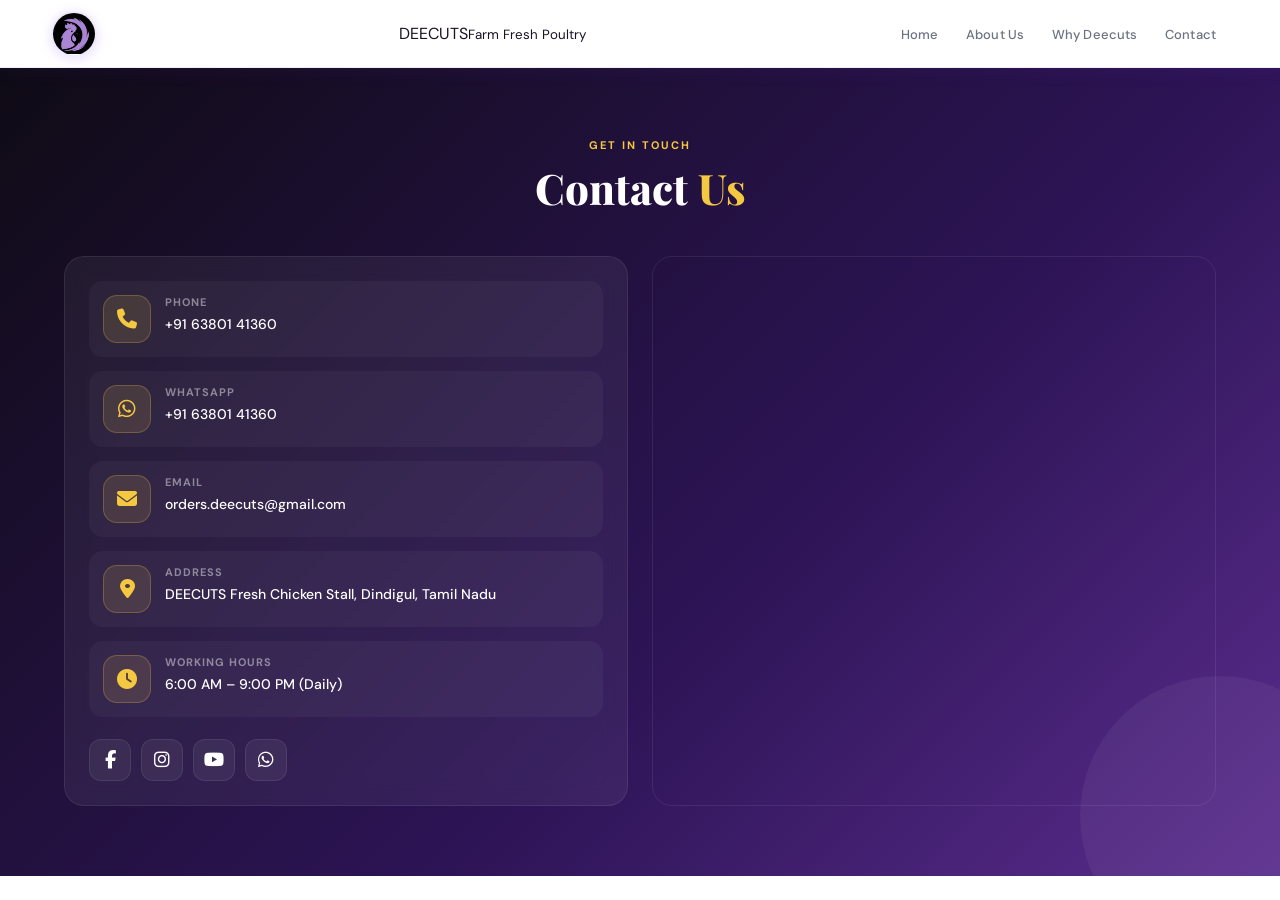
<file: contact.html>
<!DOCTYPE html>
<html lang="en">
<head>
<meta charset="UTF-8">
<meta name="viewport" content="width=device-width, initial-scale=1.0, maximum-scale=1.0">
<title>DEECUTS — Farm Fresh Chicken</title>
<link href="https://fonts.googleapis.com/css2?family=Playfair+Display:ital,wght@0,600;0,700;0,800;1,600&family=DM+Sans:wght@300;400;500;600&family=Syne:wght@700;800&display=swap" rel="stylesheet">
<link rel="stylesheet" href="style.css">

<meta name="description" content="Fresh Chicken Sales & Supply Services - Farm Fresh, Hygienic, Fast Delivery, Premium Quality Chicken Supply for Hotels, Restaurants, and Homes.">
<meta name="keywords" content="fresh chicken, chicken supply, wholesale chicken, poultry, farm fresh chicken, chicken delivery">
<title>Fresh Chicken – Sales & Supply Services</title>
<link rel="preconnect" href="https://fonts.googleapis.com">
<link href="https://fonts.googleapis.com/css2?family=Playfair+Display:wght@700;900&family=DM+Sans:wght@300;400;500;600&display=swap" rel="stylesheet">
<link rel="stylesheet" href="https://cdnjs.cloudflare.com/ajax/libs/font-awesome/6.5.0/css/all.min.css">

</head>
<!-- FONT AWESOME -->
<link rel="stylesheet" href="https://cdnjs.cloudflare.com/ajax/libs/font-awesome/6.5.1/css/all.min.css">


<!-- ═══ TOP NAV ═══ -->
<nav class="top-nav" id="top-nav">

  <nav class="navbar">

<div class="logos">
<img src="logo.png.jpeg" alt="Deecuts Logo">
</div>
</nav>


  <div class="logo" onclick="showPage('home')">DEECUTS<small>Farm Fresh Poultry</small></div>
  <ul class="nav-links">
   <!-- <li><a id="nl-home" class="active" onclick="showPage('home')">Home</a></li>
    <li><a id="nl-shop" onclick="showPage('shop')">Shop</a></li>-->
    <li><a href="index.html">Home</a></li>
    <li><a href="about.html">About Us</a></li>
    <li><a href="why.html">Why Deecuts</a></li>
    <li><a href="contact.html">Contact</a></li>
  </ul>
</nav>



<style>
/* ════════ CONTACT SECTION ════════ */
#contact{
  padding:clamp(40px,6vw,70px) 5%;
  background:linear-gradient(135deg,#0F0B15 0%,#2D1456 60%,#5B2D8E 100%);
  position:relative;
  overflow:hidden;
}

#contact::after{
  content:'';
  position:absolute;
  right:-80px;
  bottom:-80px;
  width:280px;
  height:280px;
  border-radius:50%;
  background:rgba(255,255,255,.05);
  pointer-events:none;
}

#contact .container{
  position:relative;
  z-index:1;
}

.text-center{
  text-align:center;
  margin-bottom:40px;
}

.section-tag{
  font-size:11px;
  font-weight:700;
  letter-spacing:2px;
  text-transform:uppercase;
  color:var(--gold);
  margin-bottom:8px;
}

.section-title{
  font-family:'Playfair Display',serif;
  font-size:clamp(28px,5vw,42px);
  color:#fff;
  font-weight:800;
}

.section-title .accent{
  color:var(--gold);
}

.contact-grid{
  display:grid;
  grid-template-columns:1fr 1fr;
  gap:24px;
  align-items:stretch;
}

.contact-card{
  background:rgba(255,255,255,.06);
  border:1px solid rgba(255,255,255,.08);
  backdrop-filter:blur(12px);
  border-radius:20px;
  padding:24px;
}

.contact-info-list{
  list-style:none;
  display:flex;
  flex-direction:column;
  gap:14px;
}

.contact-info-list li{
  display:flex;
  align-items:flex-start;
  gap:14px;
  padding:14px;
  border-radius:14px;
  background:rgba(255,255,255,.04);
  transition:.25s;
}

.contact-info-list li:hover{
  background:rgba(255,255,255,.08);
  transform:translateY(-2px);
}

.ci-icon{
  width:48px;
  height:48px;
  background:rgba(245,200,66,.12);
  border:1px solid rgba(245,200,66,.25);
  border-radius:14px;
  display:flex;
  align-items:center;
  justify-content:center;
  font-size:20px;
  flex-shrink:0;
  color:var(--gold);
}

.ci-label{
  font-size:11px;
  font-weight:700;
  letter-spacing:1px;
  text-transform:uppercase;
  color:rgba(255,255,255,.45);
  margin-bottom:4px;
}

.ci-val{
  font-size:14px;
  line-height:1.7;
  color:#fff;
  font-weight:500;
}

.social-icons{
  display:flex;
  gap:10px;
  margin-top:22px;
}

.social-icon{
  width:42px;
  height:42px;
  border-radius:12px;
  background:rgba(255,255,255,.06);
  border:1px solid rgba(255,255,255,.08);
  color:#fff;
  display:flex;
  align-items:center;
  justify-content:center;
  text-decoration:none;
  font-size:18px;
  transition:.25s;
}

.social-icon:hover{
  background:var(--purple);
  border-color:var(--purple);
  transform:translateY(-2px);
}

.map-embed{
  overflow:hidden;
  border-radius:20px;
  height:100%;
  min-height:420px;
  border:1px solid rgba(255,255,255,.08);
}

.map-embed iframe{
  width:100%;
  height:100%;
  border:none;
  filter:grayscale(.15) contrast(1.05);
}

/* MOBILE */
@media(max-width:768px){

  .contact-grid{
    grid-template-columns:1fr;
  }

  .contact-card{
    padding:18px;
  }

  .contact-info-list li{
    padding:12px;
  }

  .ci-icon{
    width:42px;
    height:42px;
    font-size:18px;
  }

  .ci-val{
    font-size:13px;
  }

  .map-embed{
    min-height:300px;
  }
}
</style>

<!-- CONTACT -->
<section id="contact">
  <div class="container">

    <div class="text-center">
      <div class="section-tag">Get in Touch</div>
      <h2 class="section-title">
        Contact <span class="accent">Us</span>
      </h2>
    </div>

    <div class="contact-grid">

      <!-- LEFT -->
      <div class="contact-card">

        <ul class="contact-info-list">

          <li>
            <div class="ci-icon">
              <i class="fas fa-phone"></i>
            </div>

            <div>
              <div class="ci-label">Phone</div>
              <div class="ci-val">+91 63801 41360</div>
            </div>
          </li>

          <li>
            <div class="ci-icon">
              <i class="fab fa-whatsapp"></i>
            </div>

            <div>
              <div class="ci-label">WhatsApp</div>
              <div class="ci-val">+91 63801 41360</div>
            </div>
          </li>

          <li>
            <div class="ci-icon">
              <i class="fas fa-envelope"></i>
            </div>

            <div>
              <div class="ci-label">Email</div>
              <div class="ci-val">orders.deecuts@gmail.com</div>
            </div>
          </li>

          <li>
            <div class="ci-icon">
              <i class="fas fa-location-dot"></i>
            </div>

            <div>
              <div class="ci-label">Address</div>
              <div class="ci-val">
                DEECUTS Fresh Chicken Stall, 
                Dindigul, Tamil Nadu
              </div>
            </div>
          </li>

          <li>
            <div class="ci-icon">
              <i class="fas fa-clock"></i>
            </div>

            <div>
              <div class="ci-label">Working Hours</div>
              <div class="ci-val">6:00 AM – 9:00 PM (Daily)</div>
            </div>
          </li>

        </ul>

        <!-- SOCIAL -->
        <div class="social-icons">

          <a href="#" class="social-icon">
            <i class="fab fa-facebook-f"></i>
          </a>

          <a href="#" class="social-icon">
            <i class="fab fa-instagram"></i>
          </a>

          <a href="#" class="social-icon">
            <i class="fab fa-youtube"></i>
          </a>

          <a href="https://wa.me/916380141360" class="social-icon">
            <i class="fab fa-whatsapp"></i>
          </a>

        </div>

      </div>

      <!-- RIGHT -->
      <div class="map-embed">

        <iframe
          src="https://www.google.com/maps/embed?pb=!1m18!1m12!1m3!1d125321.5!2d78.6677!3d10.7905!2m3!1f0!2f0!3f0!3m2!1i1024!2i768!4f13.1!3m3!1m2!1s0x3baaf50ff3b36f1b%3A0xe84be9a9c2098aa2!2sTiruchirappalli%2C%20Tamil%20Nadu!5e0!3m2!1sen!2sin!4v1"
          allowfullscreen=""
          loading="lazy"
          referrerpolicy="no-referrer-when-downgrade">
        </iframe>

      </div>

    </div>
  </div>
</section>
<script src="app.js"></script>
</html>
</file>
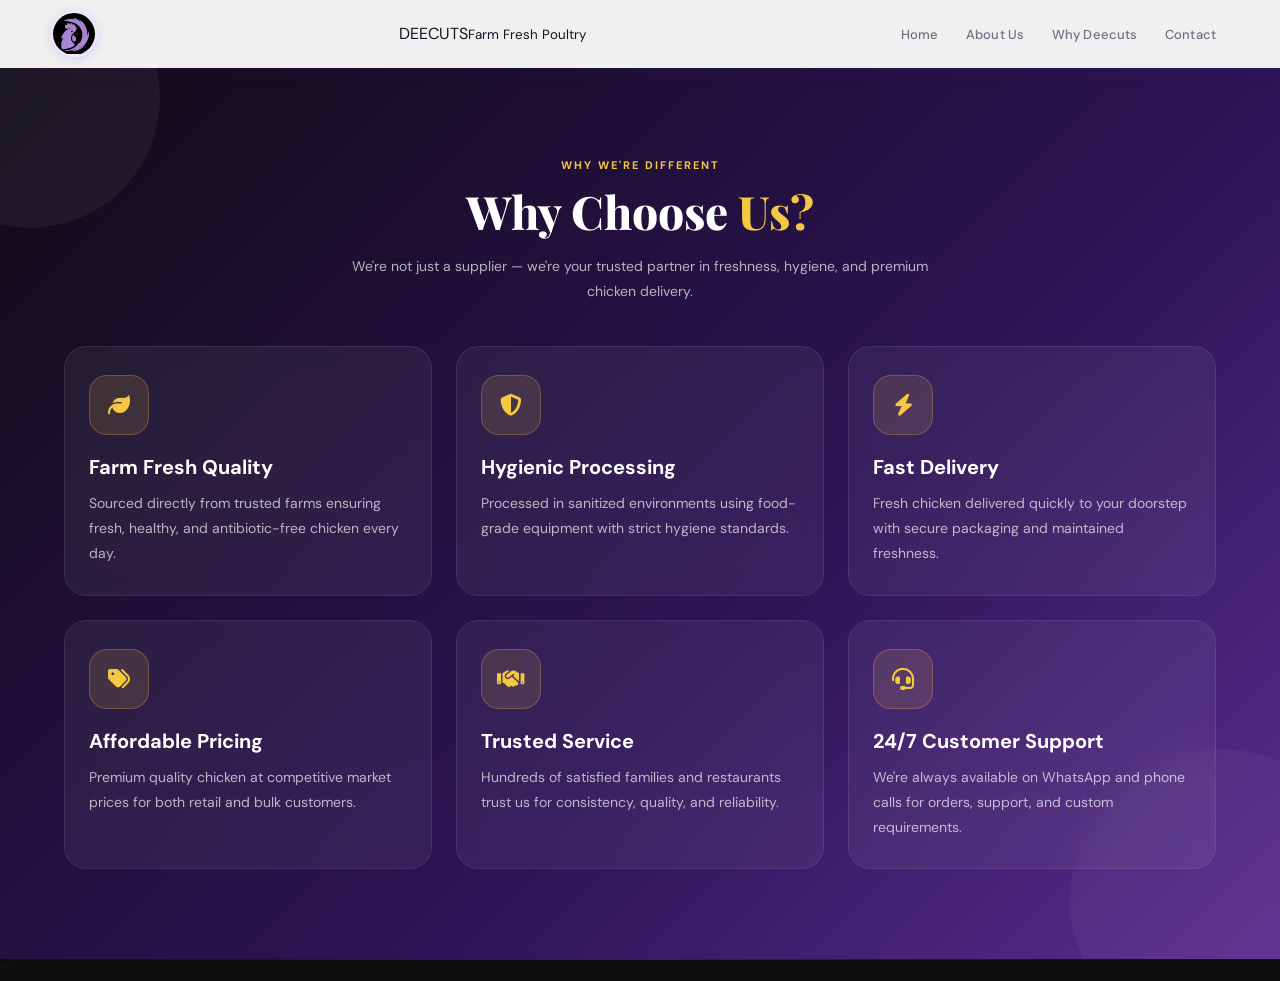
<file: why.html>
<!DOCTYPE html>
<html lang="en">
<head>
<title>Why Choose Us Section</title>

<meta charset="UTF-8">
<meta name="viewport" content="width=device-width, initial-scale=1.0, maximum-scale=1.0">
<title>DEECUTS — Farm Fresh Chicken</title>
<link href="https://fonts.googleapis.com/css2?family=Playfair+Display:ital,wght@0,600;0,700;0,800;1,600&family=DM+Sans:wght@300;400;500;600&family=Syne:wght@700;800&display=swap" rel="stylesheet">
<link rel="stylesheet" href="style.css">

<meta name="description" content="Fresh Chicken Sales & Supply Services - Farm Fresh, Hygienic, Fast Delivery, Premium Quality Chicken Supply for Hotels, Restaurants, and Homes.">
<meta name="keywords" content="fresh chicken, chicken supply, wholesale chicken, poultry, farm fresh chicken, chicken delivery">
<title>Fresh Chicken – Sales & Supply Services</title>
<link rel="preconnect" href="https://fonts.googleapis.com">
<link href="https://fonts.googleapis.com/css2?family=Playfair+Display:wght@700;900&family=DM+Sans:wght@300;400;500;600&display=swap" rel="stylesheet">
<link rel="stylesheet" href="https://cdnjs.cloudflare.com/ajax/libs/font-awesome/6.5.0/css/all.min.css">

</head>

<!-- GOOGLE FONTS -->
<link rel="preconnect" href="https://fonts.googleapis.com">
<link rel="preconnect" href="https://fonts.gstatic.com" crossorigin>

<link href="https://fonts.googleapis.com/css2?family=Playfair+Display:wght@600;700;800&family=DM+Sans:wght@300;400;500;700&display=swap" rel="stylesheet">

<!-- FONT AWESOME -->
<link rel="stylesheet"
href="https://cdnjs.cloudflare.com/ajax/libs/font-awesome/6.5.1/css/all.min.css">

<!-- ═══ TOP NAV ═══ -->
<nav class="top-nav" id="top-nav">

  <nav class="navbar">

<div class="logos">
<img src="logo.png.jpeg" alt="Deecuts Logo">
</div>
</nav>


  <div class="logo" onclick="showPage('home')">DEECUTS<small>Farm Fresh Poultry</small></div>
  <ul class="nav-links">
   <!-- <li><a id="nl-home" class="active" onclick="showPage('home')">Home</a></li>
    <li><a id="nl-shop" onclick="showPage('shop')">Shop</a></li>-->
    <li><a href="index.html">Home</a></li>
    <li><a href="about.html">About Us</a></li>
    <li><a href="why.html">Why Deecuts</a></li>
    <li><a href="contact.html">Contact</a></li>
  </ul>
</nav>

<style>

/* ═════════ ROOT ═════════ */

:root{
  --gold:#F5C842;
  --white:#ffffff;
  --red:#C0392B;
  --red-bright:#E74C3C;
  --purple:#7B3FE4;
  --font-display:'Playfair Display',serif;
  --font-body:'DM Sans',sans-serif;
}

/* ═════════ RESET ═════════ */

*{
  margin:0;
  padding:0;
  box-sizing:border-box;
}

body{
  background:#0d0d0d;
  font-family:var(--font-body);
  overflow-x:hidden;
}

.container{
  max-width:1200px;
  margin:auto;
}

/* ═════════ WHY CHOOSE US SECTION ═════════ */

#why{
  padding:clamp(50px,7vw,90px) 5%;
  background:linear-gradient(
    135deg,
    #0F0B15 0%,
    #2D1456 60%,
    #5B2D8E 100%
  );
  position:relative;
  overflow:hidden;
}

#why::before{
  content:'';
  position:absolute;
  top:-100px;
  left:-100px;
  width:260px;
  height:260px;
  border-radius:50%;
  background:rgba(255,255,255,.05);
  pointer-events:none;
}

#why::after{
  content:'';
  position:absolute;
  right:-90px;
  bottom:-90px;
  width:300px;
  height:300px;
  border-radius:50%;
  background:rgba(255,255,255,.04);
  pointer-events:none;
}

#why .container{
  position:relative;
  z-index:1;
}

/* HEADER */

#why .text-center{
  text-align:center;
  margin-bottom:42px;
}

#why .section-tag{
  font-size:11px;
  font-weight:700;
  letter-spacing:2px;
  text-transform:uppercase;
  color:var(--gold);
  margin-bottom:8px;
}

#why .section-title{
  font-family:var(--font-display);
  font-size:clamp(30px,5vw,46px);
  color:#fff;
  font-weight:800;
  margin-bottom:12px;
}

#why .section-title .accent{
  color:var(--gold);
}

#why .section-sub{
  max-width:600px;
  margin:auto;
  font-size:14px;
  line-height:1.8;
  color:rgba(255,255,255,.68);
}

/* GRID */

.why-grid{
  display:grid;
  grid-template-columns:repeat(auto-fit,minmax(280px,1fr));
  gap:24px;
}

/* CARD */

.why-card{
  position:relative;
  background:rgba(255,255,255,.06);
  border:1px solid rgba(255,255,255,.08);
  backdrop-filter:blur(12px);
  border-radius:22px;
  padding:28px 24px;
  overflow:hidden;
  transition:.3s ease;
}

.why-card::before{
  content:'';
  position:absolute;
  inset:0;
  background:linear-gradient(
    135deg,
    rgba(245,200,66,.08),
    transparent 50%
  );
  opacity:0;
  transition:.3s ease;
}

.why-card:hover{
  transform:translateY(-6px);
  background:rgba(255,255,255,.08);
  border-color:rgba(245,200,66,.2);
  box-shadow:
    0 18px 40px rgba(0,0,0,.28),
    0 0 25px rgba(245,200,66,.08);
}

.why-card:hover::before{
  opacity:1;
}

/* ICON */

.why-icon{
  width:60px;
  height:60px;
  border-radius:18px;
  background:rgba(245,200,66,.12);
  border:1px solid rgba(245,200,66,.25);
  display:flex;
  align-items:center;
  justify-content:center;
  font-size:22px;
  color:var(--gold);
  margin-bottom:18px;
  transition:.3s ease;
}

.why-card:hover .why-icon{
  background:var(--gold);
  color:#111;
  transform:translateY(-2px);
}

/* TEXT */

.why-text h3{
  font-size:20px;
  font-weight:700;
  color:#fff;
  margin-bottom:10px;
  line-height:1.4;
}

.why-text p{
  font-size:14px;
  line-height:1.8;
  color:rgba(255,255,255,.68);
}

/* REVEAL */

.reveal{
  opacity:0;
  transform:translateY(30px);
  transition:all .8s ease;
}

.reveal.visible{
  opacity:1;
  transform:none;
}

/* DIVIDER */

.divider{
  height:1px;
  background:linear-gradient(
    90deg,
    transparent,
    rgba(255,255,255,.12),
    transparent
  );
}

/* MOBILE */

@media(max-width:768px){

  #why{
    padding:60px 5%;
  }

  .why-grid{
    gap:18px;
  }

  .why-card{
    padding:22px 20px;
    border-radius:20px;
  }

  .why-icon{
    width:52px;
    height:52px;
    font-size:20px;
    border-radius:15px;
    margin-bottom:15px;
  }

  .why-text h3{
    font-size:18px;
  }

  .why-text p{
    font-size:13px;
    line-height:1.7;
  }

  #why .section-sub{
    font-size:13px;
  }
}

</style>
</head>

<body>

<!-- WHY CHOOSE US -->
<section id="why">

  <div class="container">

    <!-- HEADER -->
    <div class="text-center reveal">

      <div class="section-tag">
        Why We're Different
      </div>

      <h2 class="section-title">
        Why Choose <span class="accent">Us?</span>
      </h2>

      <p class="section-sub">
        We're not just a supplier — we're your trusted partner in freshness, hygiene, and premium chicken delivery.
      </p>

    </div>

    <!-- GRID -->
    <div class="why-grid">

      <!-- CARD -->
      <div class="why-card reveal">

        <div class="why-icon">
          <i class="fas fa-leaf"></i>
        </div>

        <div class="why-text">
          <h3>Farm Fresh Quality</h3>

          <p>
            Sourced directly from trusted farms ensuring fresh, healthy, and antibiotic-free chicken every day.
          </p>
        </div>

      </div>

      <!-- CARD -->
      <div class="why-card reveal">

        <div class="why-icon">
          <i class="fas fa-shield-halved"></i>
        </div>

        <div class="why-text">
          <h3>Hygienic Processing</h3>

          <p>
            Processed in sanitized environments using food-grade equipment with strict hygiene standards.
          </p>
        </div>

      </div>

      <!-- CARD -->
      <div class="why-card reveal">

        <div class="why-icon">
          <i class="fas fa-bolt"></i>
        </div>

        <div class="why-text">
          <h3>Fast Delivery</h3>

          <p>
            Fresh chicken delivered quickly to your doorstep with secure packaging and maintained freshness.
          </p>
        </div>

      </div>

      <!-- CARD -->
      <div class="why-card reveal">

        <div class="why-icon">
          <i class="fas fa-tags"></i>
        </div>

        <div class="why-text">
          <h3>Affordable Pricing</h3>

          <p>
            Premium quality chicken at competitive market prices for both retail and bulk customers.
          </p>
        </div>

      </div>

      <!-- CARD -->
      <div class="why-card reveal">

        <div class="why-icon">
          <i class="fas fa-handshake"></i>
        </div>

        <div class="why-text">
          <h3>Trusted Service</h3>

          <p>
            Hundreds of satisfied families and restaurants trust us for consistency, quality, and reliability.
          </p>
        </div>

      </div>

      <!-- CARD -->
      <div class="why-card reveal">

        <div class="why-icon">
          <i class="fas fa-headset"></i>
        </div>

        <div class="why-text">
          <h3>24/7 Customer Support</h3>

          <p>
            We're always available on WhatsApp and phone calls for orders, support, and custom requirements.
          </p>
        </div>

      </div>

    </div>

  </div>

</section>

<!-- DIVIDER -->
<div class="divider"></div>

<!-- JS -->
<script>

/* REVEAL ANIMATION */

const reveals = document.querySelectorAll('.reveal');

function revealOnScroll(){

  reveals.forEach((el)=>{

    const windowHeight = window.innerHeight;
    const revealTop = el.getBoundingClientRect().top;
    const revealPoint = 100;

    if(revealTop < windowHeight - revealPoint){
      el.classList.add('visible');
    }

  });

}

window.addEventListener('scroll', revealOnScroll);

revealOnScroll();

</script>

</body>
</html>
```
</file>
<file: style.css>
/* ═══════════════════════════════════════════
   DEVORA — style.css
   Global tokens, layout, nav, home-page sections
═══════════════════════════════════════════ */
@font-face {
  font-family: 'Ethnocentric';
  src: url('fonts/ethnocentric.otf.otf') format('opentype');
  font-weight: normal;
  font-style: normal;
}

/* ── RESET & TOKENS ── */
*, *::before, *::after {
  box-sizing: border-box;
  margin: 0;
  padding: 0;
  -webkit-tap-highlight-color: transparent;
}

:root {
  /* Brand palette */
  --purple:        #7C3AED;
  --purple2:       #5B21B6;
  --purple3:       #3B0764;
  --purple-light:  #EDE9FE;
  --purple-pale:   #F5F3FF;
  --gold:          #F5C842;
  --gold2:         #D4A017;
  --dark:          #0F0B1A;
  --text:          #1A1225;
  --muted:         #6B7280;
  --border:        #E8E3F0;
  --white:         #FFFFFF;
  --cream:         #FDFBFF;
  --beige:         #FAF8F5;
  --green:         #059669;
  --red:           #DC2626;

  /* Spacing & shape */
  --radius:        16px;
  --radius-sm:     10px;
  --radius-lg:     24px;
  --radius-xl:     32px;

  /* Shadows */
  --shadow-xs:     0 1px 3px rgba(124,58,237,.08);
  --shadow-sm:     0 4px 16px rgba(124,58,237,.10);
  --shadow:        0 8px 32px rgba(124,58,237,.14);
  --shadow-lg:     0 20px 60px rgba(124,58,237,.18);
  --shadow-gold:   0 6px 24px rgba(245,200,66,.35);
}



html  { scroll-behavior: smooth; }
body  {
  font-family: 'DM Sans', sans-serif;
  color: var(--text);
  background: var(--white);
  overflow-x: hidden;
  min-height: 100vh;
}

/* ── PAGE TRANSITIONS ── */
.page { display: none; animation: fadeIn .3s ease; }
.page.active { display: block; }

@keyframes fadeIn {
  from { opacity: 0; transform: translateY(8px); }
  to   { opacity: 1; transform: translateY(0); }
}

/* ── BUTTONS ── */
.btn {
  display: inline-flex;
  align-items: center;
  gap: 8px;
  padding: 13px 26px;
  border-radius: var(--radius-sm);
  font-size: 14px;
  font-weight: 600;
  cursor: pointer;
  border: none;
  font-family: 'DM Sans', sans-serif;
  transition: all .25s cubic-bezier(.22,.68,0,1.2);
  text-decoration: none;
  white-space: nowrap;
  letter-spacing: .2px;
}
.btn-primary {
  background: linear-gradient(135deg, var(--purple), var(--purple2));
  color: #fff;
  box-shadow: 0 6px 24px rgba(124,58,237,.38);
}
.btn-primary:hover,
.btn-primary:active {
  background: linear-gradient(135deg, var(--purple2), var(--purple3));
  transform: translateY(-2px);
  box-shadow: 0 10px 32px rgba(124,58,237,.48);
}
.btn-outline {
  background: transparent;
  color: #fff;
  border: 2px solid rgba(255,255,255,.42);
  backdrop-filter: blur(4px);
}
.btn-outline:hover {
  background: rgba(255,255,255,.12);
  border-color: rgba(255,255,255,.75);
}
.btn-gold {
  background: linear-gradient(135deg, var(--gold), var(--gold2));
  color: var(--dark);
  font-weight: 700;
  box-shadow: var(--shadow-gold);
}
.btn-gold:hover { transform: translateY(-2px); box-shadow: 0 10px 36px rgba(245,200,66,.5); }

/* ── TOAST ── */
.toast {
  position: fixed;
  bottom: 80px;
  left: 50%;
  transform: translateX(-50%);
  background: var(--purple);
  color: #fff;
  padding: 11px 24px;
  border-radius: 10px;
  font-size: 13px;
  font-weight: 600;
  z-index: 999;
  opacity: 0;
  transition: .3s;
  pointer-events: none;
  box-shadow: 0 8px 28px rgba(91,45,142,.45);
  white-space: nowrap;
  max-width: 90vw;
  text-align: center;
}
.toast.show { opacity: 1; }
@media (min-width: 769px) { .toast { bottom: 28px; } }

/* ── SCROLLBAR ── */
::-webkit-scrollbar       { width: 4px; }
::-webkit-scrollbar-track { background: transparent; }
::-webkit-scrollbar-thumb { background: var(--purple-light); border-radius: 4px; }

/* ════════════════════════════════
   TOP NAV (desktop)
════════════════════════════════ */
.top-nav {
  position: sticky;
  top: 0;
  z-index: 300;
  background: rgba(255,255,255,.94);
  backdrop-filter: blur(20px);
  -webkit-backdrop-filter: blur(20px);
  border-bottom: 1px solid rgba(232,227,240,.6);
  padding: 0 4%;
  height: 68px;
  display: flex;
  align-items: center;
  justify-content: space-between;
  gap: 16px;
  box-shadow: 0 2px 20px rgba(124,58,237,.07);
}

/* Logo area */
.navbar { display: flex; align-items: center; gap: 10px; }
.logos { display: flex; align-items: center; gap: 10px; }
.logos img {
  width: 46px;
  height: 46px;
  object-fit: contain;
  border-radius: 50%;
  border: 2px solid var(--purple-light);
  box-shadow: 0 2px 12px rgba(124,58,237,.18);
}
.logo-box {
  display: flex;
  flex-direction: column;
  justify-content: center;
  cursor: pointer;
}
.logo-text {
  font-family: 'Ethnocentric', 'Syne', sans-serif;
  font-size: 22px;
  color: var(--purple);
  letter-spacing: 2px;
  line-height: 1;
  text-transform: uppercase;
  background: linear-gradient(135deg, var(--purple), var(--purple3));
  -webkit-background-clip: text;
  -webkit-text-fill-color: transparent;
  background-clip: text;
}
.logo-tagline {
  font-size: 7.5px;
  color: var(--muted);
  letter-spacing: 4px;
  margin-top: 2px;
  text-transform: uppercase;
  font-weight: 500;
}

/* Nav links */
.nav-links { display: flex; gap: 2px; list-style: none; }
.nav-links a {
  font-size: 13px;
  font-weight: 500;
  color: var(--muted);
  text-decoration: none;
  padding: 7px 13px;
  border-radius: var(--radius-sm);
  transition: all .2s;
  cursor: pointer;
  letter-spacing: .1px;
}
.nav-links a:hover,
.nav-links a.active {
  color: var(--purple);
  background: var(--purple-pale);
  font-weight: 600;
}

/* Nav right icons */
.nav-right { display: flex; align-items: center; gap: 8px; }
.icon-btn {
  width: 40px;
  height: 40px;
  border: 1.5px solid var(--border);
  border-radius: var(--radius-sm);
  background: var(--cream);
  cursor: pointer;
  display: flex;
  align-items: center;
  justify-content: center;
  font-size: 16px;
  color: var(--muted);
  transition: all .2s;
  position: relative;
}
.icon-btn:hover {
  border-color: var(--purple);
  color: var(--purple);
  background: var(--purple-pale);
  transform: translateY(-1px);
}
.cart-dot {
  position: absolute;
  top: -5px; right: -5px;
  background: linear-gradient(135deg, var(--purple), var(--purple2));
  color: #fff;
  border-radius: 50%;
  font-size: 9px;
  width: 18px; height: 18px;
  display: flex;
  align-items: center;
  justify-content: center;
  font-weight: 700;
  border: 2px solid #fff;
  box-shadow: 0 2px 8px rgba(124,58,237,.3);
}

/* User letter chip */
.user-letter {
  width: 34px;
  height: 34px;
  border-radius: 50%;
  background: linear-gradient(135deg, var(--purple), var(--purple2));
  color: white;
  display: flex;
  align-items: center;
  justify-content: center;
  font-weight: 700;
  font-size: 15px;
  box-shadow: 0 2px 10px rgba(124,58,237,.3);
}
#nav-user-chip > div:first-child {
  width: 24px !important;
  height: 24px !important;
  font-size: 14px !important;
}

/* ════════════════════════════════
   MOBILE BOTTOM NAV
════════════════════════════════ */
.mobile-nav {
  display: none;
  position: fixed;
  bottom: 0; left: 0; right: 0;
  z-index: 400;
  background: rgba(255,255,255,.97);
  backdrop-filter: blur(20px);
  -webkit-backdrop-filter: blur(20px);
  border-top: 1px solid rgba(232,227,240,.7);
  padding: 8px 0 max(8px, env(safe-area-inset-bottom));
  box-shadow: 0 -8px 40px rgba(124,58,237,.10);
}
.mobile-nav-inner {
  display: flex;
  justify-content: space-around;
  align-items: center;
}
.mob-nav-item {
  display: flex;
  flex-direction: column;
  align-items: center;
  gap: 3px;
  padding: 6px 16px;
  cursor: pointer;
  border: none;
  background: none;
  transition: all .2s cubic-bezier(.22,.68,0,1.2);
  border-radius: 14px;
  min-width: 60px;
}
.mob-nav-item .icon { font-size: 22px; line-height: 1; }
.mob-nav-item .label {
  font-size: 10px;
  font-weight: 600;
  color: var(--muted);
  letter-spacing: .2px;
}
.mob-nav-item.active {
  background: var(--purple-pale);
}
.mob-nav-item.active .icon { font-size: 22px; }
.mob-nav-item.active .label { color: var(--purple); }
.mob-cart-wrap  { position: relative; display: inline-block; }
.mob-cart-badge {
  position: absolute;
  top: -4px; right: -7px;
  background: linear-gradient(135deg, var(--purple), var(--purple2));
  color: #fff;
  border-radius: 50%;
  font-size: 9px;
  width: 17px; height: 17px;
  display: flex;
  align-items: center;
  justify-content: center;
  font-weight: 700;
  border: 1.5px solid #fff;
}


/*logo

.logos{
display:flex;
align-items:center;
gap:12px;
font-size:30px;
font-weight:700;
color:#010101;
}

.logos img{
width:50px;
height: 50px;
object-fit:contain;
border-radius:50%;

} */

/* ════════════════════════════════
   RESPONSIVE — MOBILE
════════════════════════════════ */
@media (max-width: 768px) {
  .top-nav .nav-links { display: none; }
  .mobile-nav { display: block; }
  body { padding-bottom: 70px; }
  .top-nav { height: 56px; padding: 0 5%; }
}

.user-letter{
    width:35px;
    height:35px;
    border-radius:50%;
    background:#8b5bd6;
    color:white;
    display:flex;
    align-items:center;
    justify-content:center;
    font-weight:700;
    font-size:16px;
}

#nav-user-chip > div:first-child{
 width:24px !important;
 height:24px !important;
 font-size:15px !important;
}

/* ════════════════════════════════════════
   RESPONSIVE — MOBILE
════════════════════════════════════════ */
@media (max-width: 768px) {
  .top-nav .nav-links { display: none; }
  .mobile-nav { display: block; }
  body { padding-bottom: 74px; }
  .top-nav { height: 60px; padding: 0 5%; }
}


/* ════════════════════════════════
   SECTION HELPERS
════════════════════════════════ */
.section { padding: clamp(32px,5vw,60px) 5%; }
.section-header { text-align: center; margin-bottom: clamp(24px,4vw,40px); }
.section-label {
  font-size: 11px;
  font-weight: 600;
  letter-spacing: 2px;
  text-transform: uppercase;
  color: var(--purple);
  margin-bottom: 8px;
}
.section-title {
  font-family: 'Playfair Display', serif;
  font-size: clamp(24px,4vw,34px);
  font-weight: 700;
  color: var(--text);
}
.section-title em { color: var(--purple); font-style: normal; }
.section-divider {
  width: 44px; height: 3px;
  background: var(--purple);
  border-radius: 2px;
  margin: 10px auto 0;
}

/* ════════════════════════════════
   PAGE HEADER (inner pages)
════════════════════════════════ */
.page{
  display:none;
}

.page.active{
  display:block;
}

.page-header {
  background: linear-gradient(135deg, #0F0B15, #3D1870);
  padding: clamp(24px,4vw,40px) 5%;
  color: #fff;
}
.page-header h1 {
  font-family: 'Playfair Display', serif;
  font-size: clamp(26px,4vw,36px);
  font-weight: 700;
}
.breadcrumb { font-size: 12px; color: rgba(255,255,255,.45); margin-bottom: 6px; }
.breadcrumb span { color: var(--gold); }

/* ════════════════════════════════
   HERO
════════════════════════════════ */
.hero {

  background:
  linear-gradient(
    90deg,
    rgba(15,11,21,.85),
    rgba(15,11,21,.45)
  ),
  url("image/logo1.jpeg");

  background-size: cover;
  background-position: center;

  padding: 5% 5%;
  display:flex;
  align-items:center;
  gap:32px;

  position:relative;
  overflow:hidden;

  min-height:520px;

}


/* blur background layer */
.hero::before{

  content:"";

  position:absolute;

  /* inset:-20px; */

  background:
  url("image/logo1.jpeg");

  background-size:cover;
  background-position:center;

  filter:blur(2px);

  opacity:.35;

  z-index:0;

}

.hero::after {
  content: '';
  position: absolute;
  right: -60px; bottom: -60px;
  width: 300px; height: 300px;
  border-radius: 50%;
  background: rgba(245, 243, 247, 0);
  pointer-events: none;
}
.hero-content { flex: 1; position: relative; z-index: 1; }
.hero-crumb {
  font-size: 11px;
  color: rgba(248, 247, 247, 0.795);
  letter-spacing: 1.5px;
  text-transform: uppercase;
  margin-bottom: 14px;
  font-weight: 500;
}
.hero-crumb b { color: var(--gold); }
.hero h1 {
  font-family: 'Playfair Display', serif;
  font-size: clamp(28px,5vw,52px);
  line-height: 1.12;
  color: white;
  margin-bottom: 10px;
  font-weight: 800;
}
.hero h1 em { color: var(--gold); font-style: normal; }
.hero p {
  font-size: clamp(13px,2vw,15px);
  color: rgba(250, 249, 248, 0.829);
  max-width: 340px;
  line-height: 1.75;
  margin-bottom: 24px;
}
.hero-badge {
  width: 90px; height: 90px;
  background: linear-gradient(135deg, var(--gold), #D48A10);
  border-radius: 50%;
  display: flex;
  flex-direction: column;
  align-items: center;
  justify-content: center;
  font-family: 'Syne', sans-serif;
  font-size: 10px;
  font-weight: 800;
  color: #fff;
  text-align: center;
  line-height: 1.3;
  box-shadow: 0 8px 28px rgba(245,200,66,.45);
  flex-shrink: 0;
  animation: pulse 3s ease-in-out infinite;
}
@keyframes pulse {
  0%, 100% { transform: scale(1); }
  50%       { transform: scale(1.05); }
}
.hero-emoji {
  font-size: clamp(80px,12vw,130px);
  filter: drop-shadow(0 16px 40px rgba(0,0,0,.45));
  position: relative;
  z-index: 1;
  flex-shrink: 0;
}
.hero-btns { display: flex; gap: 10px; flex-wrap: wrap; }

@media (max-width: 768px) {
  .hero {
    flex-direction: column;
    text-align: center;
    padding: 7% 5% 5%;
    min-height: auto;
    gap: 20px;
  }
  .hero p  { margin: 0 auto 20px; }
  .hero-btns { justify-content: center; }
  .hero-emoji { font-size: 90px; }
  .hero-badge {
    width: 78px; height: 78px;
    font-size: 9px;
    position: absolute;
    top: 16px; right: 5%;
  }
}

.customer-service{

  grid-column:1 / -1;

  text-align:center;

  margin-bottom:15px;

}


.service-badge{

  display:inline-block;

  padding:12px 28px;

  background:#c20af0;

  color:white;

  border-radius:50px;

  font-size:12px;

  font-weight:800;

  letter-spacing:.3px;

  box-shadow:0 8px 20px rgba(0,0,0,.15);

}


.customer-service p{

  margin:10px 0 0;

  font-size:8px;

  color:#777;

  font-weight:600;

}

/* ════════════════════════════════
   TRUST STRIP
════════════════════════════════ */
.customer-service {
  grid-column: 1 / -1;
  text-align: center;
  margin-bottom: 16px;
}
.service-badge {
  display: inline-flex;
  align-items: center;
  gap: 8px;
  padding: 10px 24px;
  background: linear-gradient(135deg, var(--purple), var(--purple2));
  color: white;
  border-radius: 50px;
  font-size: 12px;
  font-weight: 700;
  letter-spacing: .4px;
  box-shadow: var(--shadow);
}
.customer-service p {
  margin: 10px 0 0;
  font-size: 11px;
  color: var(--muted);
  font-weight: 500;
  letter-spacing: .5px;
}

.trust-strip {
  display: grid;
  grid-template-columns: repeat(4, 1fr);
  gap: 14px;
  padding: 28px 5%;
  background: var(--beige);
  border-bottom: 1px solid var(--border);
}
.trust-item {
  display: flex;
  align-items: center;
  gap: 12px;
  background: #fff;
  padding: 16px;
  border-radius: var(--radius);
  border: 1px solid var(--border);
  box-shadow: var(--shadow-xs);
  transition: all .25s;
}
.trust-item:hover {
  transform: translateY(-3px);
  box-shadow: var(--shadow-sm);
  border-color: var(--purple-light);
}
.trust-icon {
  width: 44px; height: 44px;
  background: var(--purple-pale);
  border-radius: 12px;
  display: flex;
  align-items: center;
  justify-content: center;
  font-size: 20px;
  flex-shrink: 0;
  border: 1px solid var(--purple-light);
}
.trust-title { font-size: 13px; font-weight: 700; color: var(--text); }
.trust-sub   { font-size: 11px; color: var(--muted); margin-top: 2px; line-height: 1.4; }

@media (max-width: 768px) {
  .trust-strip { grid-template-columns: 1fr 1fr; gap: 10px; padding: 18px 5%; }
  .trust-icon  { width: 38px; height: 38px; font-size: 17px; }
  .trust-title { font-size: 12px; }
}

/* ════════════════════════════════
   CATEGORIES
════════════════════════════════ */

.cat-img{
  width:100%;
  height:180px;
  object-fit:cover;
  border-radius:18px;
  margin-bottom:12px;
}


.detail-main-img img{
  width:100%;
  height:100%;
  object-fit:cover;
  border-radius: var(--radius-lg);
box-shadow: var(--shadow-xs);
}

.cats-grid {
  display: grid;
  grid-template-columns: repeat(6, 1fr);
  gap: 12px;
}
@media (max-width: 768px) { .cats-grid { grid-template-columns: repeat(3, 1fr); gap: 10px; } }
@media (max-width: 400px) { .cats-grid { grid-template-columns: repeat(2, 1fr); } }

.cat-card {
  overflow: hidden;
  background: var(--purple-pale);
  border: 1.5px solid transparent;
  border-radius: 14px;
  padding: 16px 8px;
  text-align: center;
  cursor: pointer;
  transition: .25s;
  user-select: none;
}
.cat-card:hover,
.cat-card:active {
  border-color: var(--purple);
  background: var(--purple-light);
  transform: translateY(-2px);
}
.cat-emo  { font-size: clamp(30px,5vw,44px); display: block; margin-bottom: 8px; }
.cat-name { font-size: clamp(11px,1.8vw,13px); font-weight: 600; color: var(--text); }
.cat-arrow{ font-size: 10px; color: var(--purple); margin-top: 3px; }


@media (max-width:768px){

  .cats-grid{
    grid-template-columns:repeat(2,1fr);
    gap:14px;
  }

  .cat-img{
    height:120px;
  }

  .cat-name{
    font-size:15px;
  }

  .product-grid{
    grid-template-columns:repeat(2,1fr);
    gap:14px;
  }

  .detail-layout{
    grid-template-columns:1fr;
  }

  .detail-main-img{
    height:300px;
  }

  .thumb{
    width:70px;
    height:70px;
  }

  .hero h1{
    font-size:38px;
    line-height:1.1;
  }

  .hero p{
    font-size:14px;
  }

  .nav-links{
    display:none;
  }

}


/*shop buttuon */

.back-btn{
    margin:15px 5%;
    padding:10px 20px;
    border:none;
    border-radius:12px;
    background:#8b5bd6;
    color:white;
    font-size:14px;
    font-weight:600;
    cursor:pointer;
    transition:.3s;
}

.back-btn:hover{
    background:#6d3fc1;
    transform:translateX(-3px);
}

.continue-btn{
    display:block;
    margin:25px auto;
}



/* ════════════════════════════════
   REVIEWS
════════════════════════════════ */
.reviews-section {
  background: var(--cream);
  padding: clamp(32px,5vw,60px) 5%;
}
.reviews-grid {
  display: grid;
  grid-template-columns: repeat(3, 1fr);
  gap: 16px;
}
@media (max-width: 768px) { .reviews-grid { grid-template-columns: 1fr; } }

.review-card {
  background: #fff;
  border: 1px solid var(--border);
  border-radius: 16px;
  padding: 20px;
}
.stars       { color: var(--gold); font-size: 14px; margin-bottom: 8px; }
.review-text { font-size: 13px; line-height: 1.75; color: var(--muted); margin-bottom: 12px; font-style: italic; }
.reviewer    { font-size: 13px; font-weight: 600; }

.review-card{

background:white;

padding:25px;

border-radius: var(--radius-lg);
box-shadow: var(--shadow-xs);

}


.rate-row{

display:flex;

justify-content:space-between;

margin:15px 0;

}


.stars{

font-size:30px;

color:#f5b301;

cursor:pointer;

}


#reviewText{

width:100%;

height:100px;

margin:15px 0;

padding:10px;

}

/* ════════════════════════════════
   WA STRIP
════════════════════════════════ */
.wa-strip {
  background: linear-gradient(135deg, #0F0B15, #2D1456);
  padding: clamp(20px,4vw,28px) 5%;
  display: grid;
  grid-template-columns: repeat(4, 1fr);
  gap: 16px;
}
@media (max-width: 768px) { .wa-strip { grid-template-columns: repeat(2, 1fr); gap: 12px; } }

.wa-item  { display: flex; align-items: center; gap: 12px; color: #fff; }
.wa-icon  {
  width: 42px; height: 42px;
  background: rgba(255,255,255,.1);
  border-radius: 10px;
  display: flex;
  align-items: center;
  justify-content: center;
  font-size: 20px;
  flex-shrink: 0;
}
.wa-title { font-size: 13px; font-weight: 600; }
.wa-sub   { font-size: 11px; color: rgba(255,255,255,.55); margin-top: 1px; }

/* ════════════════════════════════
   FOOTER
════════════════════════════════ */

footer {
  background: #0F0B15;
  color: rgba(255,255,255,.75);
  padding: clamp(32px,5vw,50px) 5% 20px;
}
.footer-grid {
  display: grid;
  grid-template-columns: 1.4fr 1fr 1fr 1fr;
  gap: 32px;
  margin-bottom: 32px;
}
@media (max-width: 768px) { .footer-grid { grid-template-columns: 1fr 1fr; gap: 24px; } }
@media (max-width: 420px) { .footer-grid { grid-template-columns: 1fr; } }

.footer-brand .logo { color: var(--gold); font-size: 22px; margin-bottom: 10px; }
.footer-brand p     { font-size: 12px; line-height: 1.8; color: rgba(255,255,255,.45); margin-top: 6px; }
.footer-col h4      {
  font-size: 12px;
  font-weight: 700;
  color: #fff;
  letter-spacing: .5px;
  margin-bottom: 14px;
  text-transform: uppercase;
}
.footer-col ul { list-style: none; }
.footer-col ul li { margin-bottom: 8px; }
.footer-col ul li a {
  font-size: 12px;
  color: rgba(255,255,255,.45);
  text-decoration: none;
  cursor: pointer;
  transition: .15s;
}
.footer-col ul li a:hover { color: var(--gold); }
.footer-contact { font-size: 12px; color: rgba(255,255,255,.45); margin-bottom: 7px; }
.social-icons   { display: flex; gap: 8px; margin-top: 12px; }
.soc {
  width: 30px; height: 30px;
  border: 1px solid rgba(255,255,255,.15);
  border-radius: 7px;
  display: flex;
  align-items: center;
  justify-content: center;
  font-size: 13px;
  cursor: pointer;
  transition: .2s;
}
.soc:hover { background: var(--purple); border-color: var(--purple); }
.footer-bottom {
  border-top: 1px solid rgba(255,255,255,.07);
  padding-top: 16px;
  font-size: 11px;
  color: rgba(255,255,255,.25);
  display: flex;
  justify-content: space-between;
  align-items: center;
  flex-wrap: wrap;
  gap: 8px;
}

/* ════════════════════════════════
   PRODUCT CARDS — Premium Redesign
════════════════════════════════ */
.product-grid {
  display: grid;
  grid-template-columns: repeat(3, 1fr);
  gap: 20px;
}
@media (max-width: 768px) { .product-grid { grid-template-columns: repeat(2, 1fr); gap: 12px; } }
@media (max-width: 340px)  { .product-grid { grid-template-columns: 1fr; } }

.product-card {
  background: #fff;
  border: 1.5px solid var(--border);
  border-radius: 20px;
  overflow: hidden;
  transition: transform .32s cubic-bezier(.22,.68,0,1.2), box-shadow .32s ease, border-color .2s;
  cursor: pointer;
  position: relative;
}
.product-card:hover {
  transform: translateY(-7px) scale(1.015);
  border-color: rgba(155,109,219,.45);
  box-shadow: 0 20px 50px rgba(91,45,142,.18), 0 0 0 1px rgba(155,109,219,.12);
}

/* Image container */
.product-img {
  position: relative;
  width: 100%;
  height: 200px;
  overflow: hidden;
  background: linear-gradient(145deg, #f7f3ff 0%, #ede5ff 100%);
}
.product-img img {
  width: 100%;
  height: 100%;
  object-fit: cover;
  display: block;
  transition: transform .55s cubic-bezier(.22,.68,0,1.2), brightness .3s ease;
  will-change: transform;
}
.product-card:hover .product-img img {
  transform: scale(1.08);
  filter: brightness(1.06);
}

/* Fallback for products without images */
.product-img-fallback {
  width: 100%;
  height: 100%;
  display: flex;
  align-items: center;
  justify-content: center;
  font-size: 64px;
  background: linear-gradient(145deg, #f7f3ff, #ede5ff);
}

/* Gradient overlay at bottom of image */
.product-img-overlay {
  position: absolute;
  inset: 0;
  background: linear-gradient(to bottom, transparent 50%, rgba(15,11,21,.35) 100%);
  pointer-events: none;
  opacity: 0;
  transition: opacity .3s ease;
}
.product-card:hover .product-img-overlay {
  opacity: 1;
}

/* FRESH badge */
.product-badge {
  position: absolute;
  top: 10px;
  left: 10px;
  background: linear-gradient(135deg, #9b6ddb, #6a28c7);
  color: #fff;
  font-size: 9px;
  font-weight: 800;
  padding: 3px 9px;
  border-radius: 20px;
  letter-spacing: 1px;
  z-index: 2;
  box-shadow: 0 3px 10px rgba(91,45,142,.4);
}

/* Discount badge */
.product-discount-badge {
  position: absolute;
  top: 10px;
  right: 10px;
  background: linear-gradient(135deg, #F5C842, #e0a800);
  color: #0F0B15;
  font-size: 9px;
  font-weight: 800;
  padding: 3px 8px;
  border-radius: 20px;
  letter-spacing: .5px;
  z-index: 2;
  box-shadow: 0 3px 10px rgba(245,200,66,.4);
}

/* Card body */
.product-body {
  padding: clamp(10px, 2vw, 16px);
}
.product-cat-tag {
  font-size: 9px;
  font-weight: 700;
  letter-spacing: 1.5px;
  text-transform: uppercase;
  color: var(--purple);
  margin-bottom: 4px;
}
.product-name    {
  font-size: clamp(12px, 1.8vw, 14px);
  font-weight: 700;
  margin-bottom: 2px;
  color: var(--text);
  line-height: 1.3;
}
.product-weight  { font-size: 11px; color: var(--muted); margin-bottom: 8px; }
.product-price-row { display: flex; align-items: baseline; gap: 6px; margin-bottom: 10px; }
.product-price   {
  font-family: 'Syne', sans-serif;
  font-size: clamp(15px, 2.5vw, 19px);
  font-weight: 700;
  color: var(--purple);
}
.product-mrp     { font-size: 11px; color: #bbb; text-decoration: line-through; }

/* Add to Cart button */
.add-to-cart-btn {
  width: 100%;
  padding: 10px 12px;
  background: linear-gradient(135deg, #9b6ddb, #7a3fc7);
  color: #fff;
  border: none;
  border-radius: 10px;
  font-size: 12px;
  font-weight: 700;
  cursor: pointer;
  font-family: 'DM Sans', sans-serif;
  transition: transform .2s ease, box-shadow .2s ease, background .2s;
  display: flex;
  align-items: center;
  justify-content: space-between;
  gap: 6px;
  box-shadow: 0 4px 14px rgba(91,45,142,.25);
}
.add-to-cart-btn .btn-icon {
  width: 20px; height: 20px;
  background: rgba(255,255,255,.22);
  border-radius: 6px;
  display: flex;
  align-items: center;
  justify-content: center;
  font-size: 14px;
  font-weight: 700;
  flex-shrink: 0;
  transition: background .2s;
}
.add-to-cart-btn:hover {
  background: linear-gradient(135deg, #7a3fc7, #461877);
  transform: translateY(-1px);
  box-shadow: 0 6px 20px rgba(91,45,142,.38);
}
.add-to-cart-btn:hover .btn-icon {
  background: rgba(255,255,255,.35);
}
.add-to-cart-btn:active { transform: translateY(0); }

/* Cart product image */
.cart-prod-img {
  width: 52px; height: 52px;
  background: var(--purple-pale);
  border-radius: 12px;
  overflow: hidden;
  display: flex;
  align-items: center;
  justify-content: center;
  flex-shrink: 0;
  border: 1.5px solid var(--border);
}
.cart-prod-img img {
  width: 100%; height: 100%;
  object-fit: cover;
  border-radius: 10px;
}

/* Order item image (checkout) */
.order-item-img {
  width: 44px; height: 44px;
  background: var(--purple-pale);
  border-radius: 10px;
  overflow: hidden;
  display: flex;
  align-items: center;
  justify-content: center;
  font-size: 20px;
  flex-shrink: 0;
  border: 1px solid var(--border);
}
.order-item-img img {
  width: 100%; height: 100%;
  object-fit: cover;
}

/* ════════════════════════════════
   EMPTY STATE
════════════════════════════════ */
.empty-state  { text-align: center; padding: clamp(40px,8vw,80px) 5%; }
.empty-icon   { font-size: 64px; margin-bottom: 12px; }
.empty-title  { font-family: 'Playfair Display', serif; font-size: 24px; color: var(--purple); margin-bottom: 6px; }
.empty-sub    { font-size: 14px; color: var(--muted); margin-bottom: 22px; }

/* ════════════════════════════════
   ORDER SUCCESS
════════════════════════════════ */


/*.success-box   { text-align: center; padding: 60px 5%; }
.success-icon  { font-size: 72px; margin-bottom: 14px; }
.success-title { font-family: 'Playfair Display', serif; font-size: clamp(24px,5vw,32px); color: var(--purple); margin-bottom: 8px; }
.success-sub   { font-size: 14px; color: var(--muted); margin-bottom: 24px; line-height: 1.7; }
*/
/* =========================
   PAGE ROUTING
========================= 

.page{
  display:none;
  animation:fadeIn .3s ease;
}


.page.active{
  display:block;
}
*/


/* =========================
   ORDER SUCCESS
========================= */


#page-success.active{

display:flex;

min-height:100vh;

align-items:center;

justify-content:center;

padding:30px;

}



.success-box{

background:#1b1b1b;

padding:40px;

border-radius:25px;

text-align:center;

max-width:450px;

box-shadow:0 0 30px rgba(0,0,0,.3);

}


.success-check{

width:80px;
height:80px;

background:#22c55e;

border-radius:50%;

margin:auto;

display:flex;

align-items:center;

justify-content:center;

font-size:50px;

color:white;

}


.success-title{

margin-top:25px;

font-size:32px;

color:white;

}


.success-sub{

margin-top:15px;

line-height:1.6;

color:#ddd;

}


.success-card{

margin-top:25px;

display:flex;

flex-direction:column;

gap:12px;

}


.success-card div{

background:#292929;

padding:12px;

border-radius:12px;

color:white;

}


.success-btn{

margin-top:30px;

padding:15px 30px;

border:none;

border-radius:30px;

background:#facc15;

font-size:16px;

cursor:pointer;

}



/* ═══════════════════════════════════════════
   DEVORA — shop.css
   Shop page: layout, sidebar, filter drawer,
   topbar, sort, pagination
═══════════════════════════════════════════ */

/* ════════════════════════════════
   SHOP LAYOUT
════════════════════════════════ */
.shop-layout {
  display: grid;
  grid-template-columns: 210px 1fr;
  gap: 22px;
  padding: clamp(20px,4vw,32px) 5%;
  align-items: start;
}
@media (max-width: 768px) {
  .shop-layout {
    grid-template-columns: 1fr;
    gap: 16px;
  }
}

/* ════════════════════════════════
   FILTER SIDEBAR
════════════════════════════════ */
.shop-sidebar {
  background: #fff;
  border: 1px solid var(--border);
  border-radius: 16px;
  padding: 18px;
  position: sticky;
  top: 76px;
}
.filter-section  { margin-bottom: 22px; }
.filter-title    {
  font-size: 12px;
  font-weight: 700;
  color: var(--text);
  margin-bottom: 10px;
  padding-bottom: 8px;
  border-bottom: 1px solid var(--border);
  text-transform: uppercase;
  letter-spacing: .5px;
}
.filter-pill {
  padding: 6px 13px;
  border-radius: 18px;
  font-size: 12px;
  font-weight: 500;
  cursor: pointer;
  border: 1.5px solid var(--border);
  margin: 3px;
  display: inline-block;
  color: var(--muted);
  background: #fff;
  transition: .2s;
}
.filter-pill.active,
.filter-pill:hover {
  background: var(--purple);
  color: #fff;
  border-color: var(--purple);
}

/* weight checkboxes */
.weight-check-list {
  display: flex;
  flex-direction: column;
  gap: 6px;
}
.weight-check-list label {
  display: flex;
  align-items: center;
  gap: 8px;
  font-size: 13px;
  cursor: pointer;
  color: var(--muted);
}
.weight-check-list input[type="checkbox"] {
  accent-color: var(--purple);
}

/* price range */
.price-range {
  width: 100%;
  accent-color: var(--purple);
  margin-top: 6px;
  height: 4px;
}
.price-range-labels {
  display: flex;
  justify-content: space-between;
  font-size: 12px;
  color: var(--muted);
  margin-bottom: 6px;
}

/* ════════════════════════════════
   MOBILE FILTER DRAWER
════════════════════════════════ */
.filter-fab {
  display: none;
  position: fixed;
  bottom: 80px;
  right: 16px;
  z-index: 350;
  width: 48px; height: 48px;
  background: var(--purple);
  color: #fff;
  border: none;
  border-radius: 50%;
  font-size: 20px;
  cursor: pointer;
  box-shadow: 0 4px 16px rgba(91,45,142,.45);
  align-items: center;
  justify-content: center;
}

@media (max-width: 768px) {
  .filter-fab { display: flex; }

  .shop-sidebar { display: none; }

  .shop-sidebar.open {
    display: block;
    position: fixed;
    inset: 0;
    z-index: 450;
    background: #fff;
    overflow-y: auto;
    padding: 20px;
    animation: slideUp .3s ease;
  }

  @keyframes slideUp {
    from { transform: translateY(100%); }
    to   { transform: translateY(0); }
  }
}

.drawer-close {
  display: none;
  width: 100%;
  padding: 12px;
  background: var(--purple);
  color: #fff;
  border: none;
  border-radius: 10px;
  font-size: 14px;
  font-weight: 600;
  cursor: pointer;
  font-family: 'DM Sans', sans-serif;
  margin-bottom: 16px;
}
@media (max-width: 768px) {
  .drawer-close { display: block; }
}

/* ════════════════════════════════
   SHOP TOPBAR
════════════════════════════════ */
.shop-topbar {
  display: flex;
  align-items: center;
  justify-content: space-between;
  margin-bottom: 16px;
  flex-wrap: wrap;
  gap: 10px;
}
.sort-select {
  padding: 8px 12px;
  border: 1.5px solid var(--border);
  border-radius: 8px;
  font-size: 12px;
  font-family: 'DM Sans', sans-serif;
  color: var(--text);
  outline: none;
  background: #fff;
  cursor: pointer;
}
.sort-select:focus { border-color: var(--purple); }
.showing { font-size: 12px; color: var(--muted); }

/* ════════════════════════════════
   PAGINATION
════════════════════════════════ */
.pagination {
  display: flex;
  gap: 6px;
  justify-content: center;
  margin-top: 24px;
}
.pg-btn {
  width: 34px; height: 34px;
  border-radius: 8px;
  border: 1.5px solid var(--border);
  background: #fff;
  font-size: 12px;
  font-weight: 600;
  cursor: pointer;
  transition: .2s;
  display: flex;
  align-items: center;
  justify-content: center;
  color: var(--muted);
}
.pg-btn.active,
.pg-btn:hover {
  background: var(--purple);
  color: #fff;
  border-color: var(--purple);
}


/* ═══════════════════════════════════════════
   DEVORA — product.css
   Product detail page: gallery, info panel,
   weight picker, quantity, trust mini-grid,
   cart/checkout/account shared components
═══════════════════════════════════════════ */

/* ════════════════════════════════
   PRODUCT DETAIL LAYOUT
════════════════════════════════ */
.detail-wrap { padding: clamp(16px,4vw,32px) 5%; }
.detail-layout {
  display: grid;
  grid-template-columns: 1fr 1fr;
  gap: clamp(20px,4vw,40px);
  align-items: start;
}
@media (max-width: 768px) {
  .detail-layout { grid-template-columns: 1fr; }
}

/* ── Gallery ── */
.detail-gallery {
  background: var(--cream);
  border-radius: 18px;
  padding: clamp(16px,3vw,28px);
  border: 1px solid var(--border);
}
.detail-main-img {
  height: clamp(200px,30vw,300px);
  display: flex;
  align-items: center;
  justify-content: center;
  font-size: clamp(90px,14vw,130px);
}
.detail-thumbs { display: flex; gap: 8px; margin-top: 12px; }
.thumb {
  width: 54px; height: 54px;
  border-radius: 10px;
  border: 2px solid var(--border);
  cursor: pointer;
  display: flex;
  align-items: center;
  justify-content: center;
  font-size: 24px;
  background: #fff;
  transition: .2s;
}
.thumb:hover,
.thumb.active { border-color: var(--purple); }

/* ── Info panel ── */
.detail-stars  { display: flex; align-items: center; gap: 8px; margin-bottom: 12px; }
.detail-title  {
  font-family: 'Playfair Display', serif;
  font-size: clamp(22px,4vw,32px);
  font-weight: 700;
  margin-bottom: 10px;
  color: var(--text);
}
.detail-price-row { display: flex; align-items: baseline; gap: 10px; margin-bottom: 18px; }
.detail-price     { font-family: 'Syne', sans-serif; font-size: clamp(26px,5vw,36px); font-weight: 700; color: var(--purple); }
.detail-desc  {
  font-size: 13px;
  line-height: 1.8;
  color: var(--muted);
  margin-bottom: 20px;
  padding-bottom: 20px;
  border-bottom: 1px solid var(--border);
}


/* =========================
   PREMIUM WEIGHT + SKIN BOX
========================= */


.weight-label,
.skin-label{

font-size:14px;
font-weight:800;

margin-top:18px;
margin-bottom:12px;

color:#222;

display:flex;
align-items:center;
gap:8px;

text-transform:uppercase;

}


/* icons */

.weight-label::before{
content:"⚖️";
}

.skin-label::before{
content:"🐔";
}



/* option area */

.weight-options,
.skin-options{

display:flex;
gap:12px;

flex-wrap:wrap;

margin-bottom:18px;

}



/* button */

.weight-opt{

min-width:75px;

height:42px;

display:flex;

align-items:center;

justify-content:center;


padding:0 18px;

border-radius:14px;

border:1.5px solid #e8e0f0;

background:white;

font-size:13px;

font-weight:700;

color:#555;

cursor:pointer;

transition:.25s;


box-shadow:
0 4px 12px rgba(0,0,0,.05);

}



/* hover */

.weight-opt:hover{

transform:translateY(-3px);

border-color:#9b6ddb;

}



/* active selected */

.weight-opt.active{


background:
linear-gradient(
135deg,
#9b6ddb,
#461877
);


color:white;

border-color:#9b6ddb;


box-shadow:

0 8px 20px rgba(155,109,219,.35);

}



/* skin button bigger */

.skin-options .weight-opt{

min-width:140px;

}



/* skin dot */

.skin-options .weight-opt::before{

content:"";

width:8px;

height:8px;

background:#ddd;

border-radius:50%;

margin-right:8px;

}



.skin-options .weight-opt.active::before{

background:white;

}



/* mobile */

@media(max-width:768px){


.weight-opt{

height:40px;

font-size:12px;

}


.skin-options .weight-opt{

min-width:125px;

}


}

/* ── Weight picker ──
.weight-label {
  font-size: 12px;
  font-weight: 700;
  margin-bottom: 10px;
  text-transform: uppercase;
  letter-spacing: .5px;
}
.weight-options { display: flex; gap: 8px; flex-wrap: wrap; margin-bottom: 20px; }
.weight-opt {
  padding: 8px 16px;
  border-radius: 8px;
  border: 1.5px solid var(--border);
  background: #fff;
  font-size: 13px;
  font-weight: 600;
  cursor: pointer;
  transition: .2s;
  color: var(--muted);
}
.weight-opt.active,
.weight-opt:hover {
  border-color: var(--purple);
  color: var(--purple);
  background: var(--purple-pale);
}*/

/* ── Quantity control ── */
.qty-row {
  display: flex;
  align-items: center;
  gap: 14px;
  margin-bottom: 20px;
}
.qty-ctrl {
  display: flex;
  align-items: center;
  border: 1.5px solid var(--border);
  border-radius: 10px;
  overflow: hidden;
}
.qty-btn {
  width: 40px; height: 40px;
  border: none;
  background: #fff;
  font-size: 18px;
  cursor: pointer;
  font-weight: 700;
  color: var(--text);
  transition: .15s;
}
.qty-btn:hover,
.qty-btn:active { background: var(--purple); color: #fff; }
.qty-val {
  width: 44px;
  text-align: center;
  font-size: 15px;
  font-weight: 700;
  border: none;
  outline: none;
  font-family: 'DM Sans', sans-serif;
  background: #fff;
}

/* ── CTA buttons ── */
.detail-actions { display: flex; gap: 10px; }
.btn-add {
  flex: 1;
  padding: 13px;
  background: var(--purple);
  color: #fff;
  border: none;
  border-radius: 10px;
  font-size: 14px;
  font-weight: 600;
  cursor: pointer;
  font-family: 'DM Sans', sans-serif;
  transition: .2s;
}
.btn-add:hover { background: var(--purple2); }
.btn-buy {
  flex: 1;
  padding: 13px;
  background: #fff;
  color: var(--purple);
  border: 2px solid var(--purple);
  border-radius: 10px;
  font-size: 14px;
  font-weight: 600;
  cursor: pointer;
  font-family: 'DM Sans', sans-serif;
  transition: .2s;
}
.btn-buy:hover { background: var(--purple-pale); }

/* ── Trust mini-grid ── */
.trust-mini {
  display: grid;
  grid-template-columns: repeat(4, 1fr);
  gap: 8px;
  margin-top: 20px;
  padding-top: 16px;
  border-top: 1px solid var(--border);
}
@media (max-width: 400px) {
  .trust-mini { grid-template-columns: repeat(2, 1fr); }
}
.trust-mini-item  { text-align: center; }
.trust-mini-icon  { font-size: 20px; margin-bottom: 3px; }
.trust-mini-text  { font-size: 10px; color: var(--muted); line-height: 1.4; }

/* ════════════════════════════════
   CART
════════════════════════════════ */

.cart-wrap { padding: clamp(16px,4vw,28px) 5%; }
.cart-layout {
  display: grid;
  grid-template-columns: 1fr 340px;
  gap: 20px;
  align-items: start;
}
@media (max-width: 900px) {
  .cart-layout { grid-template-columns: 1fr; }
}

.cart-table { background: #fff; border: 1px solid var(--border); border-radius: 16px; overflow: hidden; }
.cart-table-head {
  display: grid;
  grid-template-columns: 2.5fr 1fr 1fr 1fr 32px;
  padding: 12px 16px;
  background: var(--cream);
  font-size: 11px;
  font-weight: 700;
  color: var(--muted);
  text-transform: uppercase;
  letter-spacing: .5px;
  border-bottom: 1px solid var(--border);
}
@media (max-width: 520px) { .cart-table-head { display: none; } }

.cart-row {
  display: grid;
  grid-template-columns: 2.5fr 1fr 1fr 1fr 32px;
  padding: 14px 16px;
  align-items: center;
  border-bottom: 1px solid var(--border);
  gap: 8px;
}
@media (max-width: 520px) {
  .cart-row { grid-template-columns: 1fr; gap: 8px; padding: 14px; }
  .cart-price-col::before { content: "Price: "; color: var(--muted); font-weight: 400; }
  .cart-line-total::before { content: "Total: "; color: var(--muted); font-weight: 400; }
}

.cart-product   { display: flex; align-items: center; gap: 10px; }
.cart-prod-img  {
  width: 52px; height: 52px;
  background: var(--purple-pale);
  border-radius: 10px;
  display: flex;
  align-items: center;
  justify-content: center;
  font-size: 24px;
  flex-shrink: 0;
}
.cart-prod-name  { font-size: 13px; font-weight: 600; }
.cart-prod-wt    { font-size: 11px; color: var(--muted); }
.cart-price-col  { font-size: 13px; font-weight: 600; }
.cart-qty {
  display: flex;
  align-items: center;
  border: 1.5px solid var(--border);
  border-radius: 8px;
  overflow: hidden;
  width: fit-content;
}
.cqb {
  width: 28px; height: 28px;
  border: none;
  background: #fff;
  font-size: 13px;
  cursor: pointer;
  font-weight: 700;
  transition: .15s;
}
.cqb:hover { background: var(--purple); color: #fff; }
.cqv {
  width: 28px;
  text-align: center;
  font-size: 12px;
  font-weight: 700;
  border: none;
  outline: none;
  font-family: 'DM Sans', sans-serif;
}
.cart-line-total { font-size: 13px; font-weight: 700; color: var(--purple); }
.cart-del {
  width: 26px; height: 26px;
  border: none;
  background: none;
  cursor: pointer;
  color: #ccc;
  font-size: 15px;
  border-radius: 6px;
  transition: .2s;
  display: flex;
  align-items: center;
  justify-content: center;
}
.cart-del:hover { background: #fef2f2; color: #e53e3e; }

.coupon-row { display: flex; gap: 10px; margin-top: 14px; }
.coupon-input {
  flex: 1;
  padding: 10px 14px;
  border: 1.5px solid var(--border);
  border-radius: 10px;
  font-size: 13px;
  font-family: 'DM Sans', sans-serif;
  outline: none;
}
.coupon-input:focus { border-color: var(--purple); }
.prod-img{
  width:100%;
  height:220px;
  overflow:hidden;
  border-radius: var(--radius-lg);
box-shadow: var(--shadow-xs);
}

.prod-img img{
  width:100%;
  height:100%;
  object-fit:cover;
  display:block;
}


/* ════════════════════════════════
   ORDER SUMMARY CARD (cart + checkout)
════════════════════════════════ */
.order-summary {
  background: #fff;
  border: 1px solid var(--border);
  border-radius: 16px;
  padding: 20px;
}
.summary-title {
  font-family: 'Playfair Display', serif;
  font-size: 17px;
  font-weight: 700;
  margin-bottom: 16px;
  padding-bottom: 12px;
  border-bottom: 1px solid var(--border);
}
.summary-row {
  display: flex;
  justify-content: space-between;
  font-size: 13px;
  margin-bottom: 9px;
  color: var(--muted);
}
.summary-row.total {
  font-size: 16px;
  font-weight: 700;
  color: var(--text);
  font-family: 'Syne', sans-serif;
  border-top: 1px solid var(--border);
  padding-top: 12px;
  margin-top: 4px;
}
.secure-badge {
  background: var(--purple-pale);
  border-radius: 10px;
  padding: 10px;
  text-align: center;
  margin: 12px 0;
  font-size: 12px;
  color: var(--purple);
  font-weight: 600;
}
.checkout-full-btn {
  width: 100%;
  padding: 14px;
  background: var(--purple);
  color: #fff;
  border: none;
  border-radius: 10px;
  font-size: 14px;
  font-weight: 700;
  cursor: pointer;
  font-family: 'DM Sans', sans-serif;
  transition: .2s;
  display: flex;
  align-items: center;
  justify-content: center;
  gap: 8px;
}
.checkout-full-btn:hover,
.checkout-full-btn:active { background: var(--purple2); }

.slots-grid{display:grid;grid-template-columns:1fr 1fr;gap:10px;margin-bottom:20px;}
.slot-btn{padding:12px;border:1.5px solid #e0e0e0;border-radius:10px;background:transparent;cursor:pointer;font-size:0.85rem;text-align:left;transition:all 0.2s;}
.slot-btn.selected,.slot-btn:hover{border-color:var(--red);background:var(--red-light);color:var(--red-dark);}
.slot-btn strong{display:block;font-weight:600;}

/* ════════════════════════════════
   CHECKOUT
════════════════════════════════ */
.checkout-wrap { padding: clamp(16px,4vw,28px) 5%; }
.checkout-layout {
  display: grid;
  grid-template-columns: 1fr 360px;
  gap: 20px;
  align-items: start;
}
@media (max-width: 900px) {
  .checkout-layout { grid-template-columns: 1fr; }
}

.checkout-card {
  background: #fff;
  border: 1px solid var(--border);
  border-radius: 16px;
  padding: clamp(16px,3vw,22px);
  margin-bottom: 16px;
}
.checkout-card h3 {
  font-family: 'Playfair Display', serif;
  font-size: 17px;
  margin-bottom: 18px;
  padding-bottom: 12px;
  border-bottom: 1px solid var(--border);
}

/* ── Address form ── */
.form-grid {
  display: grid;
  grid-template-columns: 1fr 1fr;
  gap: 12px;
}
@media (max-width: 480px) { .form-grid { grid-template-columns: 1fr; } }
.form-full { grid-column: 1 / -1; }
.fg { display: flex; flex-direction: column; gap: 5px; }
.fg label {
  font-size: 11px;
  font-weight: 700;
  color: var(--muted);
  text-transform: uppercase;
  letter-spacing: .5px;
}
.fg input,
.fg select {
  padding: 10px 12px;
  border: 1.5px solid var(--border);
  border-radius: 10px;
  font-size: 13px;
  font-family: 'DM Sans', sans-serif;
  color: var(--text);
  outline: none;
  transition: .2s;
  background: #fff;
  -webkit-appearance: none;
}
.fg input:focus,
.fg select:focus { border-color: var(--purple); }

/* ── Payment options ── */
.payment-options { display: flex; flex-direction: column; gap: 8px; }
.pay-opt {
  display: flex;
  align-items: center;
  gap: 12px;
  padding: 12px 14px;
  border: 1.5px solid var(--border);
  border-radius: 10px;
  cursor: pointer;
  transition: .2s;
}
.pay-opt:hover,
.pay-opt.sel { border-color: var(--purple); background: var(--purple-pale); }
.pay-opt input[type="radio"] { accent-color: var(--purple); width: 15px; height: 15px; }
.pay-opt-name { font-size: 13px; font-weight: 600; }
.pay-opt-sub  { font-size: 11px; color: var(--muted); }

/* ── Checkout order items ── */
.order-item-row {
  display: flex;
  align-items: center;
  gap: 10px;
  padding: 8px 0;
  border-bottom: 1px solid var(--border);
}
.order-item-row:last-child { border-bottom: none; }
.order-item-img {
  width: 44px; height: 44px;
  background: var(--purple-pale);
  border-radius: 8px;
  display: flex;
  align-items: center;
  justify-content: center;
  font-size: 20px;
  flex-shrink: 0;
}
.order-item-name  { font-size: 12px; font-weight: 600; flex: 1; }
.order-item-wt    { font-size: 10px; color: var(--muted); }
.order-item-price { font-size: 13px; font-weight: 700; color: var(--purple); }

.place-order-btn {
  width: 100%;
  padding: 14px;
  background: var(--purple);
  color: #fff;
  border: none;
  border-radius: 12px;
  font-size: 15px;
  font-weight: 700;
  cursor: pointer;
  font-family: 'Syne', sans-serif;
  transition: .2s;
  margin-top: 8px;
}
.place-order-btn:hover,
.place-order-btn:active { background: var(--purple2); }

/* my order status*/

.order-card{
  background: linear-gradient(180deg, #ffffff 0%, #fafafa 100%);
  border-radius: 22px;
  padding: 20px;
  margin-bottom: 16px;
  border: 1px solid #eee;
  box-shadow: 0 8px 20px rgba(0,0,0,0.06);
  transition: all 0.25s ease;
  position: relative;
  overflow: hidden;
}

.order-card:hover{
  transform: translateY(-4px);
  box-shadow: 0 14px 30px rgba(0,0,0,0.10);
}

/* subtle top accent line */
.order-card::before{
  content:"";
  position:absolute;
  top:0;
  left:0;
  width:100%;
  height:4px;
  background: linear-gradient(90deg, #edebf1, #f4f3f7);
}

/* header */
.order-header{
  display:flex;
  justify-content:space-between;
  align-items:flex-start;
  gap:10px;
}

.order-header h3{
  margin:0;
  font-size:16px;
  font-weight:700;
  color:#222;
}

.order-header p{
  margin:5px 0 0;
  font-size:12px;
  color:#888;
}

/* total */
.order-total{
  font-size:20px;
  font-weight:900;
  color:#7c3aed;
  letter-spacing:0.3px;
}

/* status badge (more premium look) */
.order-status{
  margin-top:12px;
  display:inline-flex;
  align-items:center;
  gap:6px;
  padding:8px 14px;
  border-radius:999px;
  font-size:12px;
  font-weight:600;
  background: rgba(124,58,237,0.10);
  color:#7c3aed;
  border:1px solid rgba(124,58,237,0.2);
}

/* product list */
.order-product{
  padding:8px 0;
  font-size:14px;
  color:#444;
  border-bottom:1px dashed #eee;
}

.order-product:last-child{
  border-bottom:none;
}

/* button */
.rate-btn{
  margin-top:15px;
  width:100%;
  padding:12px;
  border:none;
  border-radius:14px;
  background: linear-gradient(135deg, #7c3aed, #6d28d9);
  color:white;
  font-size:14px;
  font-weight:700;
  cursor:pointer;
  transition: all 0.2s ease;
  box-shadow: 0 6px 14px rgba(124,58,237,0.25);
}

.rate-btn:hover{
  transform: scale(1.02);
  box-shadow: 0 10px 20px rgba(124,58,237,0.35);
}

.rate-btn:active{
  transform: scale(0.98);
}


/* ===============================
   PREMIUM REVIEW SYSTEM
================================ */


.review-modal{

position:fixed;

inset:0;

background:rgba(0,0,0,.55);

display:none;

align-items:center;

justify-content:center;

z-index:9999;

padding:20px;

}



.review-card{

width:100%;

max-width:420px;

background:#fff;

border-radius:28px;

padding:25px;

box-shadow:0 20px 50px rgba(0,0,0,.25);

animation:reviewPop .3s ease;

}



@keyframes reviewPop{

0%{

transform:scale(.85);

opacity:0;

}


100%{

transform:scale(1);

opacity:1;

}

}



/* product header */


.review-head{

display:flex;

align-items:center;

gap:15px;

margin-bottom:20px;

}


.review-head img{

width:75px;

height:75px;

border-radius: var(--radius-lg);
box-shadow: var(--shadow-xs);

object-fit:cover;

}



.review-head h3{

margin:0;

font-size:20px;

font-weight:800;

}



.review-head p{

margin:5px 0;

color:#777;

font-size:13px;

}



/* main rating */


.rating-title{

font-size:14px;

font-weight:700;

margin-bottom:8px;

}



.big-stars{

display:flex;

gap:8px;

font-size:38px;

cursor:pointer;

margin-bottom:20px;

}



.big-stars span{

color:#ddd;

transition:.2s;

}



.big-stars span:hover{

transform:scale(1.15);

}



.big-stars span.active{

color:#ffb400;

}



/* small ratings */


.mini-rating{

display:grid;

grid-template-columns:1fr 1fr;

gap:15px;

margin-bottom:18px;

}



.mini-rating>div{

background:#f8f8f8;

padding:12px;

border-radius:15px;

font-size:13px;

font-weight:700;

}



.small-stars{

color:#ffb400;

font-size:18px;

margin-top:5px;

}



/* review text */


#review-text{

width:100%;

height:110px;

border-radius:18px;

border:1px solid #ddd;

padding:15px;

font-size:14px;

outline:none;

resize:none;

}



#review-text:focus{

border-color:#9b6ddb;

}



/* buttons */


.submit-review{

width:100%;

margin-top:15px;

height:48px;

border:none;

border-radius:18px;

background:linear-gradient(
135deg,
#9b6ddb,
#461877
);

color:white;

font-size:15px;

font-weight:800;

cursor:pointer;

}



.close-review{

width:100%;

margin-top:10px;

height:44px;

border:none;

border-radius:16px;

background:#eee;

font-weight:700;

cursor:pointer;

}



/* mobile */


@media(max-width:500px){


.review-card{

padding:20px;

border-radius:22px;

}


.big-stars{

font-size:32px;

}


}

/* ===========================
   MOBILE RESPONSIVE
=========================== */

@media (max-width:768px){

/* Header */
header{
    padding:10px 15px;
    height:70px;
}

.logo img{
    height:45px;
}

.logo-text{
    font-size:22px;
}

.header-actions{
    gap:8px;
}

/* Hero */

.hero{
    min-height:100vh;
    padding:100px 20px 100px;
    text-align:center;
    display:flex;
    flex-direction:column;
    justify-content:center;
    align-items:center;
}

.hero-content{
    width:100%;
    max-width:100%;
}

.hero h1{
    font-size:48px;
    line-height:1.1;
}

.hero p{
    font-size:18px;
    line-height:1.7;
}

.hero-btn{
    margin-top:25px;
}

.hero-image img{
    width:180px;
    margin-top:30px;
}

.fresh-badge{
    width:90px;
    height:90px;
    top:90px;
    right:15px;
    font-size:13px;
}

/* Background logo */

.hero::before{
    opacity:.08;
    background-size:60%;
}

/* Products */

.products-grid{
    display:grid;
    grid-template-columns:1fr;
    gap:20px;
}

.product-card{
    width:100%;
}

/* Categories */

.category-grid{
    grid-template-columns:repeat(2,1fr);
}

/* Footer */

.footer{
    text-align:center;
}

/* Bottom Navigation */

.bottom-nav{
    height:70px;
}

.bottom-nav a{
    font-size:13px;
}

body{
    padding-bottom:80px;
}

}

/* ═══════════════════════════════════════════════════════════════
   ███  MOBILE / TABLET RESPONSIVENESS FIX PACK  (ADDED)  ███
   Everything below is ADDITIVE — no existing rule above was
   deleted or rewritten, so colors, fonts, animations, gradients
   and JS-driven logic are all untouched. Because CSS cascades
   top-to-bottom, these rules simply override the few properties
   that were causing overflow / overlap on small screens.
   Covers: 320, 360, 375, 390, 414, 430, tablets/iPad, desktop.
═══════════════════════════════════════════════════════════════ */

/* ── 1. GLOBAL SAFETY NET ──────────────────────────────────────
   Stops any stray element (image, long word, fixed-width box)
   from creating horizontal scroll on any device. */
html, body {
  max-width: 100%;
  overflow-x: hidden;
}
img { max-width: 100%; }              /* low specificity: any .class rule above still wins */
* { min-width: 0; }                    /* lets flex/grid children shrink instead of overflowing */
button, input, select, textarea, .btn, .place-order-btn, .checkout-full-btn {
  max-width: 100%;
}

/* Long product/order names wrap instead of pushing layout wide */
.product-name, .cart-prod-name, .order-item-name,
.detail-title, .logo-text, .section-title {
  overflow-wrap: break-word;
  word-break: break-word;
}

/* ── 2. HEADER / TOP NAV ───────────────────────────────────────
   Bug: .logo-tagline uses 4px letter-spacing on ~19 characters,
   which made the logo block ~160px wide. Combined with the
   navbar logo + 3 nav-right icon buttons + top-nav gap, this
   overflowed / crowded the header on phones ≤400px
   ("Header overlapping" issue). Fix: tighten header on mobile,
   hide the tagline under 480px where space is tightest. */
@media (max-width: 768px) {
  .top-nav { gap: 8px; padding: 0 4%; }
  .logo-text { font-size: 19px; letter-spacing: 1px; }
  .logo-tagline { letter-spacing: 2px; font-size: 7px; }
  .logos img { width: 40px; height: 40px; }
  .nav-right { gap: 6px; }
  .icon-btn { width: 36px; height: 36px; font-size: 14px; }
}
@media (max-width: 480px) {
  .logo-tagline { display: none; }     /* reclaim width — logo icon + name still fully visible */
  .logo-text { font-size: 17px; }
}
@media (max-width: 340px) {
  .top-nav { padding: 0 3%; gap: 6px; }
  .logos img { width: 34px; height: 34px; }
  .icon-btn { width: 32px; height: 32px; font-size: 13px; }
}

/* ── 3. HERO SECTION ───────────────────────────────────────────
   Bug: .hero-badge ("100% FARM FRESH" circle) is position:absolute
   with top:16px, but on mobile .hero only had ~7%-of-width
   top padding (≈22-30px at phone widths). Since the badge is
   78-90px tall, it hung down and overlapped the hero-crumb /
   heading text underneath ("Hero image getting cut" /
   overlapping text issue). Fix: give the hero enough top
   clearance on mobile so nothing sits under the badge, and
   scale the badge down further on very small phones. */
@media (max-width: 768px) {
  .hero { padding-top: clamp(88px, 24vw, 112px); }
}
@media (max-width: 480px) {
  .hero-badge {
    width: 66px; height: 66px;
    font-size: 8px;
    top: 14px; right: 4%;
  }
}
@media (max-width: 340px) {
  .hero-badge { width: 58px; height: 58px; font-size: 7px; }
  .hero p { max-width: 100%; }
}

/* ── 4. TRUST STRIP ────────────────────────────────────────────
   Tighten spacing so the 2-column trust cards don't feel cramped
   or clip their text on the smallest phones. */
@media (max-width: 380px) {
  .trust-strip { padding: 14px 4%; gap: 8px; }
  .trust-item  { padding: 12px; gap: 8px; }
  .trust-icon  { width: 32px; height: 32px; font-size: 15px; border-radius: 9px; }
  .trust-title { font-size: 11px; }
  .trust-sub   { font-size: 9.5px; }
}

/* ── 5. PRODUCT / CATEGORY CARDS ───────────────────────────────
   Product image was a fixed 200px tall at every width, which
   looks oversized/narrow in the 2-column mobile grid. Scale it
   down proportionally on phones so cards keep a balanced ratio. */
@media (max-width: 480px) {
  .product-img { height: 150px; }
}
@media (max-width: 340px) {
  .product-img { height: 170px; }   /* grid drops to 1 column here, so image can be a bit taller */
}

/* ── 6. PRODUCT DETAIL PAGE ────────────────────────────────────
   "Add to Cart" + "Buy Now" side-by-side can get squeezed to the
   point their labels wrap oddly on very narrow phones; stack them.
   Qty control + stock text also need to wrap instead of overflow. */
@media (max-width: 380px) {
  .detail-actions { flex-direction: column; }
  .qty-row { flex-wrap: wrap; row-gap: 10px; }
}

/* ── 7. CART & CHECKOUT TOUCH TARGETS ──────────────────────────
   Quantity +/- and pagination buttons were 26-34px — under the
   44px touch-friendly minimum recommended for mobile. */
@media (max-width: 520px) {
  .cqb, .cqv { width: 34px; height: 34px; }
  .cart-del  { width: 32px; height: 32px; }
}
@media (max-width: 768px) {
  .pg-btn { width: 38px; height: 38px; }
}

/* Prevent iOS Safari's auto-zoom-on-focus (which visually breaks
   the layout) by ensuring checkout/review form fields render at
   16px+ on touch devices. */
@media (max-width: 768px) {
  .fg input, .fg select, .coupon-input, #review-text {
    font-size: 16px;
  }
}

/* ── 8. SUCCESS PAGE ───────────────────────────────────────────
   Reduce internal padding on the smallest phones so the confirmation
   card never touches/exceeds the viewport edges. */
@media (max-width: 400px) {
  .success-box   { padding: 30px 20px; }
  .success-title { font-size: 26px; }
}

/* ── 9. REVIEW MODAL ───────────────────────────────────────────
   Extra headroom on ultra-narrow phones (320-360px) so the modal
   never needs internal scrolling for the star rows. */
@media (max-width: 340px) {
  .review-card { padding: 16px; }
  .big-stars   { font-size: 28px; gap: 6px; }
  .mini-rating { gap: 10px; }
}

/* ── 10. TABLET / iPAD RANGE (769px – 1024px) ──────────────────
   Between phone and desktop breakpoints, the site was jumping
   straight to the 6-column category grid / 4-column footer,
   which looks sparse and cramped on iPad-width screens. */
@media (min-width: 769px) and (max-width: 1024px) {
  .cats-grid    { grid-template-columns: repeat(4, 1fr); }
  .footer-grid  { grid-template-columns: 1.2fr 1fr 1fr; }
  .shop-layout  { grid-template-columns: 190px 1fr; }
  .trust-strip  { grid-template-columns: repeat(4, 1fr); }
}

/* ── 11. LARGE PHONES (391px – 430px: iPhone 14/15/16 Pro Max etc.) ──
   These sit between the 768 and 340 breakpoints; nothing extra
   needed beyond what's above, but confirm safe-area padding for
   notch/home-indicator devices on the fixed bottom nav. */
@media (max-width: 768px) {
  .mobile-nav { padding-bottom: max(8px, env(safe-area-inset-bottom)); }
}

/* ── 12. LANDSCAPE PHONES ──────────────────────────────────────
   Short-height landscape orientation: shrink the hero so it
   doesn't force excessive scrolling before content is visible. */
@media (max-width: 900px) and (max-height: 480px) and (orientation: landscape) {
  .hero { padding-top: 70px; min-height: auto; }
  .hero-badge { display: none; }   /* avoid overlapping the shorter hero in landscape */
}


.diwali-banner-image {
  margin: 12px;
  border-radius: 18px;
  overflow: hidden;
  cursor: pointer;
}

.diwali-banner-image img {
  width: 100%;
  display: block;
  height: auto;
}

.diwali-offer{
  width:100%; max-width:520px; margin:0 auto 22px; padding:0 16px;
  text-align:center; position:relative; z-index:2; box-sizing:border-box;
}
.diwali-card{
  border-radius:18px; overflow:hidden; border:2px solid #F5C542;
  box-shadow:0 8px 28px rgba(0,0,0,.45), 0 0 0 4px rgba(176,18,26,.35);
  background:linear-gradient(135deg,#8B0F16,#C4161C 55%,#8B0F16);
}
.diwali-img{ display:block; width:100%; height:auto; }   /* full image, never cropped */
.diwali-fallback{
  display:none; flex-direction:column; align-items:center; gap:6px;
  padding:26px 18px; color:#fff;
}
.diwali-fallback h2{ margin:0; font-size:1.5rem; line-height:1.2; color:#F5C542; }
.diwali-fallback p{ margin:0; font-size:.95rem; }
.diwali-tag{
  background:#F5C542; color:#7a0b11; font-weight:800; font-size:.75rem;
  letter-spacing:1px; padding:5px 12px; border-radius:999px;
}
.prebook-btn{
  display:inline-block; margin-top:14px; padding:14px 34px; border:none;
  border-radius:12px; cursor:pointer; font-weight:800; font-size:1rem;
  letter-spacing:.5px; color:#5a0a0f;
  background:linear-gradient(135deg,#FFD966,#F5C542 50%,#E0A81E);
  box-shadow:0 6px 18px rgba(245,197,66,.45);
  transition:transform .15s ease, box-shadow .15s ease;
}
.prebook-btn:hover{ transform:translateY(-2px); box-shadow:0 10px 24px rgba(245,197,66,.6); }
.prebook-btn:active{ transform:scale(.97); }

@media (min-width:768px){
  .diwali-offer{ max-width:760px; margin-bottom:30px; }
  .diwali-fallback h2{ font-size:2rem; }
  .prebook-btn{ padding:16px 44px; font-size:1.1rem; }
}



/* ==============================
   DEECUTS COMBO OFFERS PAGE
============================== */

.combo-page {
    padding: 45px 6%;
    min-height: 80vh;
}

.combo-heading {
    text-align: center;
    margin-bottom: 35px;
}

.combo-heading span {
    color: var(--purple);
    font-size: 12px;
    font-weight: 700;
    letter-spacing: 3px;
}

.combo-heading h1 {
    font-size: clamp(32px, 5vw, 55px);
    margin: 12px 0;
    color: var(--dark);
}

.combo-heading h1 em {
    color: var(--purple);
}

.combo-heading p {
    color: var(--muted);
    font-size: 15px;
}

.combo-banner {
    text-align: center;
    padding: 25px 15px;
    margin-bottom: 30px;
    border-radius: 20px;
    background: linear-gradient(
        135deg,
        #f3eaff,
        #fff8e8
    );
}

.combo-banner h2 {
    color: #461877;
    font-size: 24px;
}

.combo-banner p {
    color: #777;
    margin-top: 8px;
}

#combo-grid {
    margin-bottom: 35px;
}

#page-combo .product-card {
    border-radius: 18px;
    overflow: hidden;
}

#page-combo .product-img {
    height: 220px;
}

#page-combo .product-name {
    font-weight: 700;
}

@media(max-width:768px) {

    .combo-page {
        padding: 25px 15px;
    }

    .combo-banner h2 {
        font-size: 19px;
    }

    #page-combo .product-img {
        height: 150px;
    }

}


/* ===== COMBO CARDS ===== */
.combo-card { border-color: rgba(245,200,66,.7); }
.combo-card .product-badge {
  background: linear-gradient(135deg, #F5C842, #e0a800);
  color: #0F0B15;
}
.combo-card .product-discount-badge {
  background: linear-gradient(135deg, #059669, #047857);
  color: #fff;
}
.combo-items {
  list-style: none;
  margin: 8px 0 10px;
  padding: 10px;
  background: var(--purple-pale);
  border-radius: 10px;
}
.combo-items li {
  font-size: 12px;
  font-weight: 600;
  color: var(--text);
  line-height: 1.6;
}
.combo-pct {
  margin-left: auto;
  font-size: 10px;
  font-weight: 800;
  color: var(--green);
  background: #d1fae5;
  padding: 2px 8px;
  border-radius: 20px;
}
</file>
